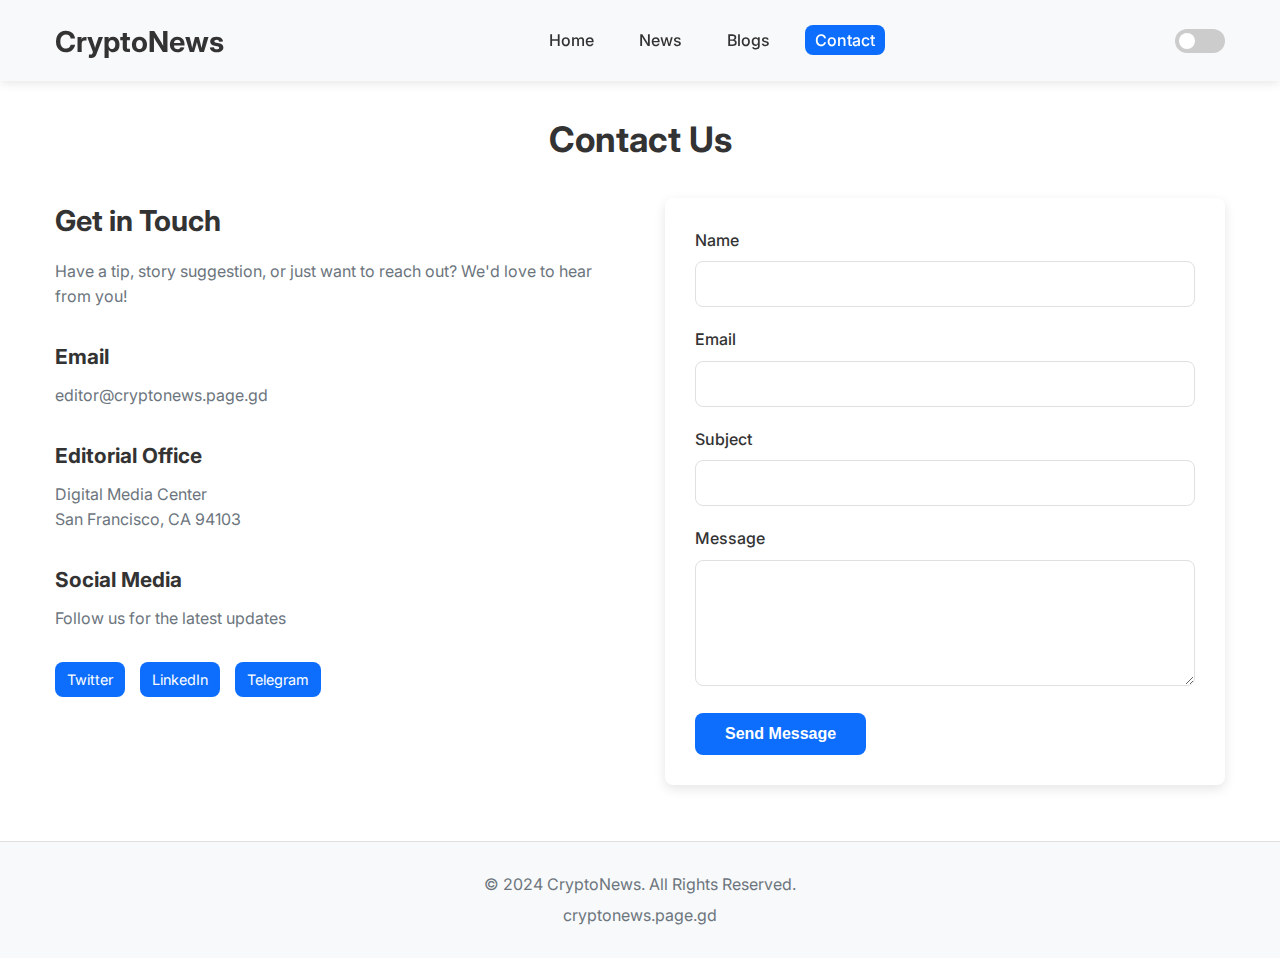
<file: contact.html>
<!DOCTYPE html>
<html lang="en" data-theme="light">
<head>
    <meta charset="UTF-8">
    <meta name="viewport" content="width=device-width, initial-scale=1.0">
    <title>Contact Us - CryptoNews</title>
    <link rel="stylesheet" href="css/style.css">
    <link href="https://fonts.googleapis.com/css2?family=Inter:wght@400;500;600;700&display=swap" rel="stylesheet">
</head>
<body>
    <!-- Header with Navigation -->
    <header class="header">
        <div class="container">
            <div class="header-content">
                <div class="logo">
                    <h1><a href="index.html">CryptoNews</a></h1>
                </div>
                <div class="nav-toggle" id="navToggle">
                    <span></span>
                    <span></span>
                    <span></span>
                </div>
                <nav class="nav-menu" id="navMenu">
                    <ul>
                        <li><a href="index.html">Home</a></li>
                        <li><a href="news.html">News</a></li>
                        <li><a href="blogs.html">Blogs</a></li>
                        <li><a href="contact.html" class="active">Contact</a></li>
                    </ul>
                </nav>
                <div class="theme-switch-wrapper">
                    <label class="theme-switch" for="checkbox">
                        <input type="checkbox" id="checkbox" />
                        <div class="slider"></div>
                    </label>
                </div>
            </div>
        </div>
    </header>

    <!-- Main Content -->
    <main class="main">
        <div class="container">
            <section class="page-header">
                <h1 class="page-title">Contact Us</h1>
            </section>

            <div class="contact-container">
                <div class="contact-info">
                    <h2>Get in Touch</h2>
                    <p>Have a tip, story suggestion, or just want to reach out? We'd love to hear from you!</p>
                    
                    <div class="contact-details">
                        <div class="contact-item">
                            <h3>Email</h3>
                            <p>editor@cryptonews.page.gd</p>
                        </div>
                        <div class="contact-item">
                            <h3>Editorial Office</h3>
                            <p>Digital Media Center<br>
                            San Francisco, CA 94103</p>
                        </div>
                        <div class="contact-item">
                            <h3>Social Media</h3>
                            <p>Follow us for the latest updates</p>
                            <div class="social-links">
                                <a href="#" class="social-link">Twitter</a>
                                <a href="#" class="social-link">LinkedIn</a>
                                <a href="#" class="social-link">Telegram</a>
                            </div>
                        </div>
                    </div>
                </div>

                <div class="contact-form-container">
                    <form id="contactForm" class="contact-form">
                        <div class="form-group">
                            <label for="name">Name</label>
                            <input type="text" id="name" name="name" required>
                        </div>
                        
                        <div class="form-group">
                            <label for="email">Email</label>
                            <input type="email" id="email" name="email" required>
                        </div>
                        
                        <div class="form-group">
                            <label for="subject">Subject</label>
                            <input type="text" id="subject" name="subject" required>
                        </div>
                        
                        <div class="form-group">
                            <label for="message">Message</label>
                            <textarea id="message" name="message" rows="5" required></textarea>
                        </div>
                        
                        <button type="submit" class="submit-btn">Send Message</button>
                    </form>
                </div>
            </div>
        </div>
    </main>

    <!-- Footer -->
    <footer class="footer">
        <div class="container">
            <div class="footer-content">
                <p>&copy; 2024 CryptoNews. All Rights Reserved.</p>
                <p>cryptonews.page.gd</p>
            </div>
        </div>
    </footer>

    <script src="js/main.js"></script>
</body>
</html>
</file>
<file: css/style.css>
/* CSS Variables for Light and Dark Themes */
:root {
  /* Light Theme Colors */
  --bg-color: #ffffff;
  --text-color: #333333;
  --header-bg: #f8f9fa;
  --border-color: #e0e0e0;
  --card-bg: #ffffff;
  --card-shadow: rgba(0, 0, 0, 0.1);
  --link-color: #0d6efd;
  --link-hover: #0a58ca;
  --button-bg: #0d6efd;
  --button-text: #ffffff;
  --button-hover: #0b5ed7;
  --footer-bg: #f8f9fa;
  --accent-color: #6c757d;
  
  /* Category Colors */
  --finance-color: #28a745;
  --market-color: #ffc107;
  --tech-color: #17a2b8;
  
  /* Font and Spacing */
  --font-family: 'Inter', sans-serif;
  --border-radius: 8px;
  --transition: all 0.3s ease;
}

[data-theme="dark"] {
  --bg-color: #121212;
  --text-color: #e0e0e0;
  --header-bg: #1e1e1e;
  --border-color: #333333;
  --card-bg: #1e1e1e;
  --card-shadow: rgba(0, 0, 0, 0.3);
  --link-color: #6ea8fe;
  --link-hover: #8bb9fe;
  --button-bg: #0d6efd;
  --button-text: #ffffff;
  --button-hover: #0b5ed7;
  --footer-bg: #1e1e1e;
  --accent-color: #adb5bd;
  
  /* Category Colors */
  --finance-color: #20c997;
  --market-color: #ffc107;
  --tech-color: #0dcaf0;
}

/* Reset and Base Styles */
* {
  margin: 0;
  padding: 0;
  box-sizing: border-box;
}

body {
  font-family: var(--font-family);
  background-color: var(--bg-color);
  color: var(--text-color);
  line-height: 1.6;
  transition: var(--transition);
}

.container {
  width: 100%;
  max-width: 1200px;
  margin: 0 auto;
  padding: 0 15px;
}

a {
  text-decoration: none;
  color: var(--link-color);
  transition: var(--transition);
}

a:hover {
  color: var(--link-hover);
}

/* Header Styles */
.header {
  background-color: var(--header-bg);
  box-shadow: 0 2px 10px var(--card-shadow);
  position: sticky;
  top: 0;
  z-index: 1000;
  transition: var(--transition);
}

.header-content {
  display: flex;
  justify-content: space-between;
  align-items: center;
  padding: 15px 0;
}

.logo h1 a {
  color: var(--text-color);
  font-size: 1.8rem;
  font-weight: 700;
}

/* Navigation Styles */
.nav-menu ul {
  display: flex;
  list-style: none;
}

.nav-menu ul li {
  margin-left: 25px;
}

.nav-menu ul li a {
  color: var(--text-color);
  font-weight: 500;
  padding: 5px 10px;
  border-radius: var(--border-radius);
}

.nav-menu ul li a.active,
.nav-menu ul li a:hover {
  background-color: var(--button-bg);
  color: var(--button-text);
}

/* Mobile Navigation Toggle */
.nav-toggle {
  display: none;
  flex-direction: column;
  cursor: pointer;
}

.nav-toggle span {
  width: 25px;
  height: 3px;
  background-color: var(--text-color);
  margin: 3px 0;
  transition: var(--transition);
  border-radius: 2px;
}

/* Theme Switch */
.theme-switch-wrapper {
  display: flex;
  align-items: center;
}

.theme-switch {
  position: relative;
  display: inline-block;
  width: 50px;
  height: 24px;
}

.theme-switch input {
  opacity: 0;
  width: 0;
  height: 0;
}

.slider {
  position: absolute;
  cursor: pointer;
  top: 0;
  left: 0;
  right: 0;
  bottom: 0;
  background-color: #ccc;
  transition: var(--transition);
  border-radius: 24px;
}

.slider:before {
  position: absolute;
  content: "";
  height: 16px;
  width: 16px;
  left: 4px;
  bottom: 4px;
  background-color: white;
  transition: var(--transition);
  border-radius: 50%;
}

input:checked + .slider {
  background-color: var(--button-bg);
}

input:checked + .slider:before {
  transform: translateX(26px);
}

/* Main Content */
.main {
  min-height: calc(100vh - 140px);
  padding: 30px 0;
}

.content-layout {
  display: grid;
  grid-template-columns: 2fr 1fr;
  gap: 30px;
}

/* Featured Article */
.featured-section {
  margin-bottom: 40px;
}

.featured-article {
  background-color: var(--card-bg);
  border-radius: var(--border-radius);
  overflow: hidden;
  box-shadow: 0 4px 12px var(--card-shadow);
  transition: var(--transition);
}

.featured-article:hover {
  transform: translateY(-5px);
  box-shadow: 0 6px 16px var(--card-shadow);
}

.article-image img {
  width: 100%;
  height: auto;
  display: block;
}

.article-content {
  padding: 20px;
}

.article-meta {
  display: flex;
  justify-content: space-between;
  margin-bottom: 15px;
  font-size: 0.9rem;
}

.category-tag {
  padding: 4px 10px;
  border-radius: 20px;
  font-weight: 600;
  font-size: 0.8rem;
  text-transform: uppercase;
}

.category-tag.finance {
  background-color: rgba(40, 167, 69, 0.1);
  color: var(--finance-color);
}

.category-tag.market {
  background-color: rgba(255, 193, 7, 0.1);
  color: var(--market-color);
}

.category-tag.tech {
  background-color: rgba(23, 162, 184, 0.1);
  color: var(--tech-color);
}

.article-title {
  font-size: 1.8rem;
  margin-bottom: 15px;
  line-height: 1.3;
}

.article-excerpt {
  margin-bottom: 20px;
  color: var(--accent-color);
}

.read-more {
  display: inline-block;
  padding: 8px 16px;
  background-color: var(--button-bg);
  color: var(--button-text);
  border-radius: var(--border-radius);
  font-weight: 500;
  transition: var(--transition);
}

.read-more:hover {
  background-color: var(--button-hover);
  color: var(--button-text);
  transform: translateY(-2px);
}

/* Articles Grid */
.section-title {
  font-size: 1.8rem;
  margin-bottom: 25px;
  padding-bottom: 10px;
  border-bottom: 2px solid var(--border-color);
}

.articles-grid {
  display: grid;
  grid-template-columns: repeat(auto-fill, minmax(300px, 1fr));
  gap: 25px;
}

.article-card {
  background-color: var(--card-bg);
  border-radius: var(--border-radius);
  overflow: hidden;
  box-shadow: 0 4px 8px var(--card-shadow);
  transition: var(--transition);
}

.article-card:hover {
  transform: translateY(-5px);
  box-shadow: 0 6px 12px var(--card-shadow);
}

.article-card .article-title {
  font-size: 1.3rem;
  margin-bottom: 10px;
}

/* Sidebar */
.sidebar {
  display: flex;
  flex-direction: column;
  gap: 30px;
}

.sidebar-widget {
  background-color: var(--card-bg);
  border-radius: var(--border-radius);
  padding: 20px;
  box-shadow: 0 4px 8px var(--card-shadow);
}

.widget-title {
  font-size: 1.3rem;
  margin-bottom: 15px;
  padding-bottom: 10px;
  border-bottom: 1px solid var(--border-color);
}

.categories-list {
  list-style: none;
}

.categories-list li {
  margin-bottom: 10px;
}

.category-link {
  display: block;
  padding: 8px 12px;
  border-radius: var(--border-radius);
  transition: var(--transition);
}

.category-link.finance:hover {
  background-color: rgba(40, 167, 69, 0.1);
}

.category-link.market:hover {
  background-color: rgba(255, 193, 7, 0.1);
}

.category-link.tech:hover {
  background-color: rgba(23, 162, 184, 0.1);
}

.trending-list {
  list-style: none;
}

.trending-list li {
  margin-bottom: 12px;
  padding-bottom: 12px;
  border-bottom: 1px solid var(--border-color);
}

.trending-list li:last-child {
  margin-bottom: 0;
  padding-bottom: 0;
  border-bottom: none;
}

.trending-list a {
  color: var(--text-color);
  font-weight: 500;
}

.trending-list a:hover {
  color: var(--link-color);
}

/* Page Header */
.page-header {
  margin-bottom: 30px;
  text-align: center;
}

.page-title {
  font-size: 2.2rem;
  margin-bottom: 20px;
}

/* Filter Buttons */
.filter-buttons {
  display: flex;
  justify-content: center;
  gap: 15px;
  flex-wrap: wrap;
  margin-bottom: 30px;
}

.filter-btn {
  padding: 8px 20px;
  background-color: var(--card-bg);
  color: var(--text-color);
  border: 1px solid var(--border-color);
  border-radius: 20px;
  cursor: pointer;
  transition: var(--transition);
  font-weight: 500;
}

.filter-btn:hover,
.filter-btn.active {
  background-color: var(--button-bg);
  color: var(--button-text);
  border-color: var(--button-bg);
}

/* Articles Container */
.articles-container {
  display: grid;
  grid-template-columns: repeat(auto-fill, minmax(350px, 1fr));
  gap: 30px;
}

.blog-card .article-meta {
  justify-content: flex-start;
  gap: 15px;
}

.author {
  font-weight: 600;
}

/* Contact Page */
.contact-container {
  display: grid;
  grid-template-columns: 1fr 1fr;
  gap: 50px;
}

.contact-info h2 {
  font-size: 1.8rem;
  margin-bottom: 15px;
}

.contact-info p {
  margin-bottom: 30px;
  color: var(--accent-color);
}

.contact-item {
  margin-bottom: 25px;
}

.contact-item h3 {
  font-size: 1.3rem;
  margin-bottom: 10px;
}

.social-links {
  display: flex;
  gap: 15px;
  margin-top: 10px;
}

.social-link {
  padding: 6px 12px;
  background-color: var(--button-bg);
  color: var(--button-text);
  border-radius: var(--border-radius);
  font-size: 0.9rem;
}

.social-link:hover {
  background-color: var(--button-hover);
}

/* Contact Form */
.contact-form {
  background-color: var(--card-bg);
  padding: 30px;
  border-radius: var(--border-radius);
  box-shadow: 0 4px 12px var(--card-shadow);
}

.form-group {
  margin-bottom: 20px;
}

.form-group label {
  display: block;
  margin-bottom: 8px;
  font-weight: 500;
}

.form-group input,
.form-group textarea {
  width: 100%;
  padding: 12px 15px;
  border: 1px solid var(--border-color);
  border-radius: var(--border-radius);
  background-color: var(--bg-color);
  color: var(--text-color);
  font-family: var(--font-family);
  font-size: 1rem;
  transition: var(--transition);
}

.form-group input:focus,
.form-group textarea:focus {
  outline: none;
  border-color: var(--button-bg);
  box-shadow: 0 0 0 3px rgba(13, 110, 253, 0.25);
}

.submit-btn {
  padding: 12px 30px;
  background-color: var(--button-bg);
  color: var(--button-text);
  border: none;
  border-radius: var(--border-radius);
  font-size: 1rem;
  font-weight: 600;
  cursor: pointer;
  transition: var(--transition);
}

.submit-btn:hover {
  background-color: var(--button-hover);
  transform: translateY(-2px);
}

/* Footer */
.footer {
  background-color: var(--footer-bg);
  padding: 25px 0;
  border-top: 1px solid var(--border-color);
}

.footer-content {
  text-align: center;
  color: var(--accent-color);
}

.footer-content p {
  margin: 5px 0;
}

/* Responsive Design */
@media (max-width: 1024px) {
  .content-layout {
    grid-template-columns: 1fr;
  }
  
  .sidebar {
    order: 2;
  }
  
  .articles-container {
    grid-template-columns: repeat(auto-fill, minmax(300px, 1fr));
  }
  
  .contact-container {
    grid-template-columns: 1fr;
    gap: 30px;
  }
}

@media (max-width: 768px) {
  .nav-menu {
    display: none;
    position: fixed;
    top: 70px;
    left: 0;
    right: 0;
    background-color: var(--header-bg);
    padding: 20px;
    box-shadow: 0 10px 10px var(--card-shadow);
  }
  
  .nav-menu.active {
    display: block;
  }
  
  .nav-menu ul {
    flex-direction: column;
  }
  
  .nav-menu ul li {
    margin: 10px 0;
  }
  
  .nav-toggle {
    display: flex;
  }
  
  .featured-article .article-title {
    font-size: 1.5rem;
  }
  
  .articles-grid {
    grid-template-columns: 1fr;
  }
  
  .filter-buttons {
    gap: 10px;
  }
  
  .filter-btn {
    padding: 6px 15px;
    font-size: 0.9rem;
  }
  
  .articles-container {
    grid-template-columns: 1fr;
  }
  
  .page-title {
    font-size: 1.8rem;
  }
}

@media (max-width: 480px) {
  .container {
    padding: 0 10px;
  }
  
  .header-content {
    padding: 15px 0;
  }
  
  .logo h1 a {
    font-size: 1.5rem;
  }
  
  .main {
    padding: 20px 0;
  }
  
  .featured-article .article-title {
    font-size: 1.3rem;
  }
  
  .article-content {
    padding: 15px;
  }
  
  .section-title {
    font-size: 1.5rem;
  }
  
  .contact-form {
    padding: 20px;
  }
}
</file>
